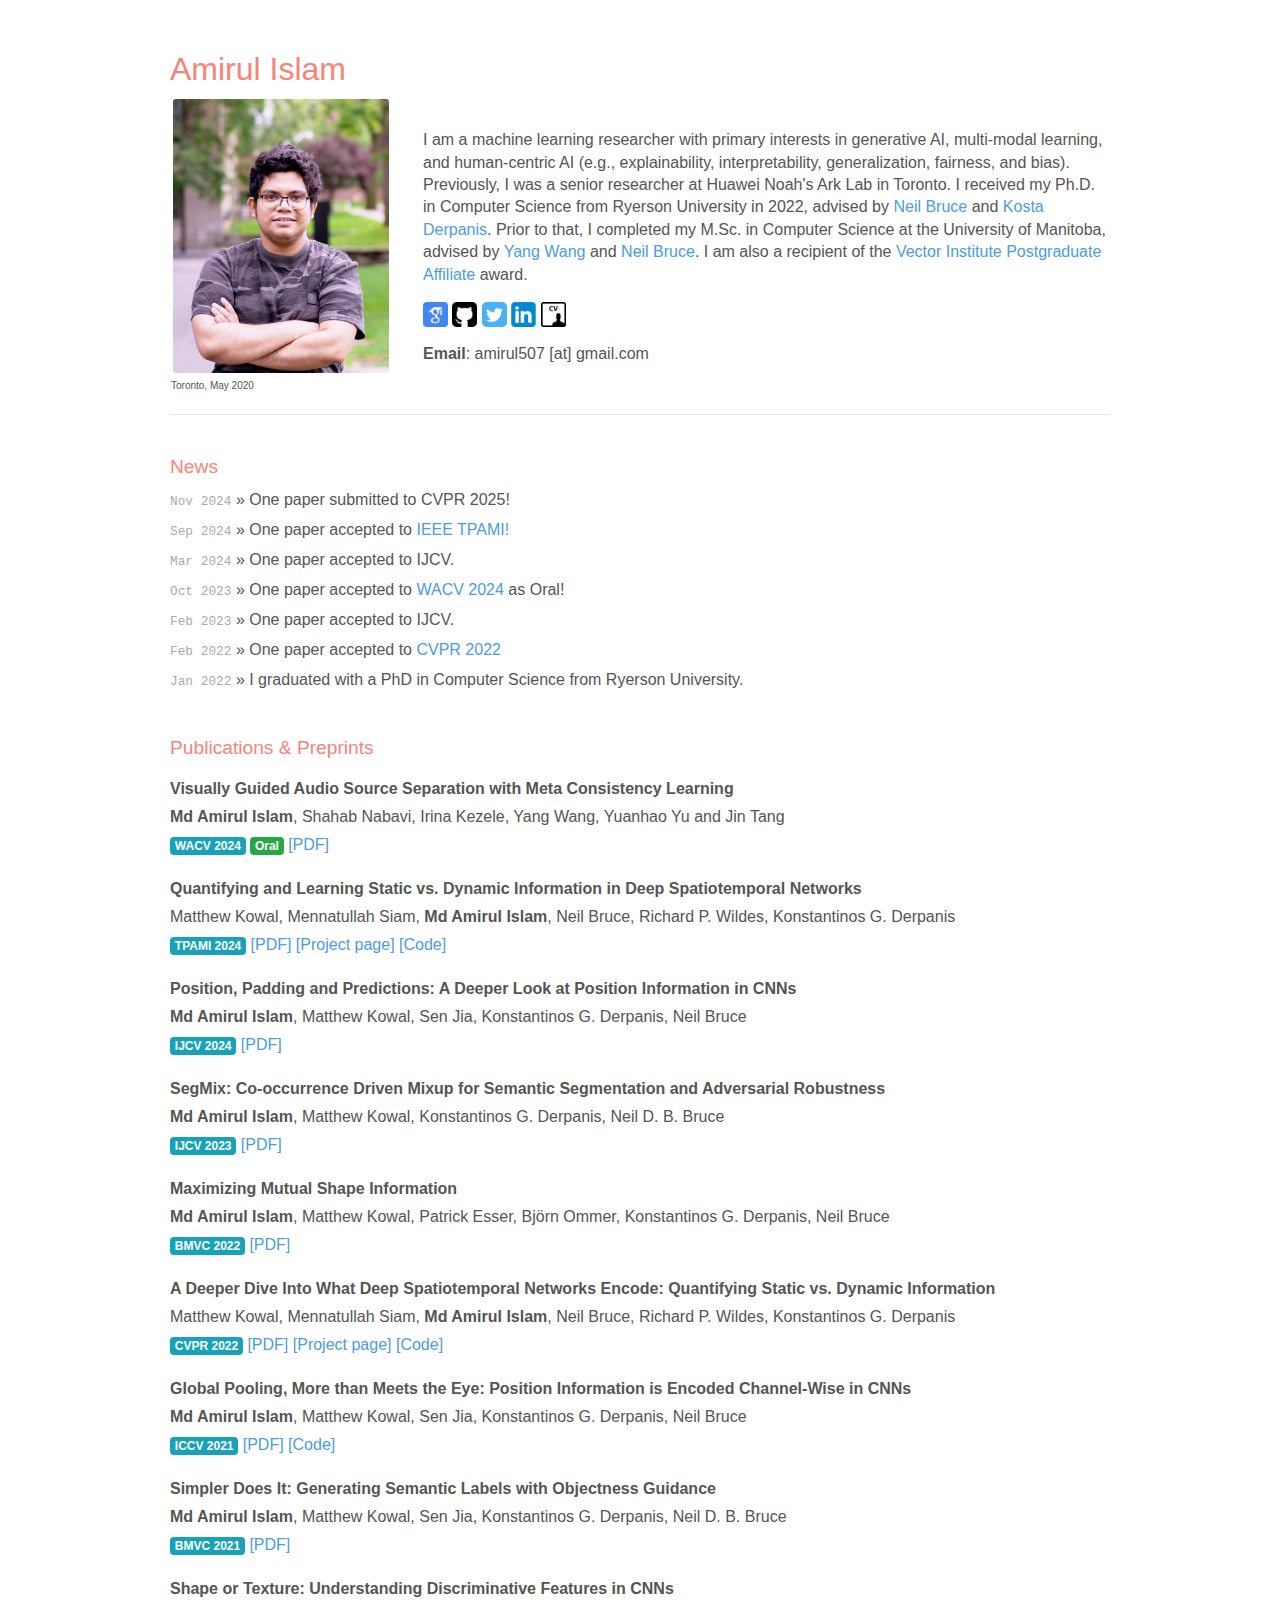
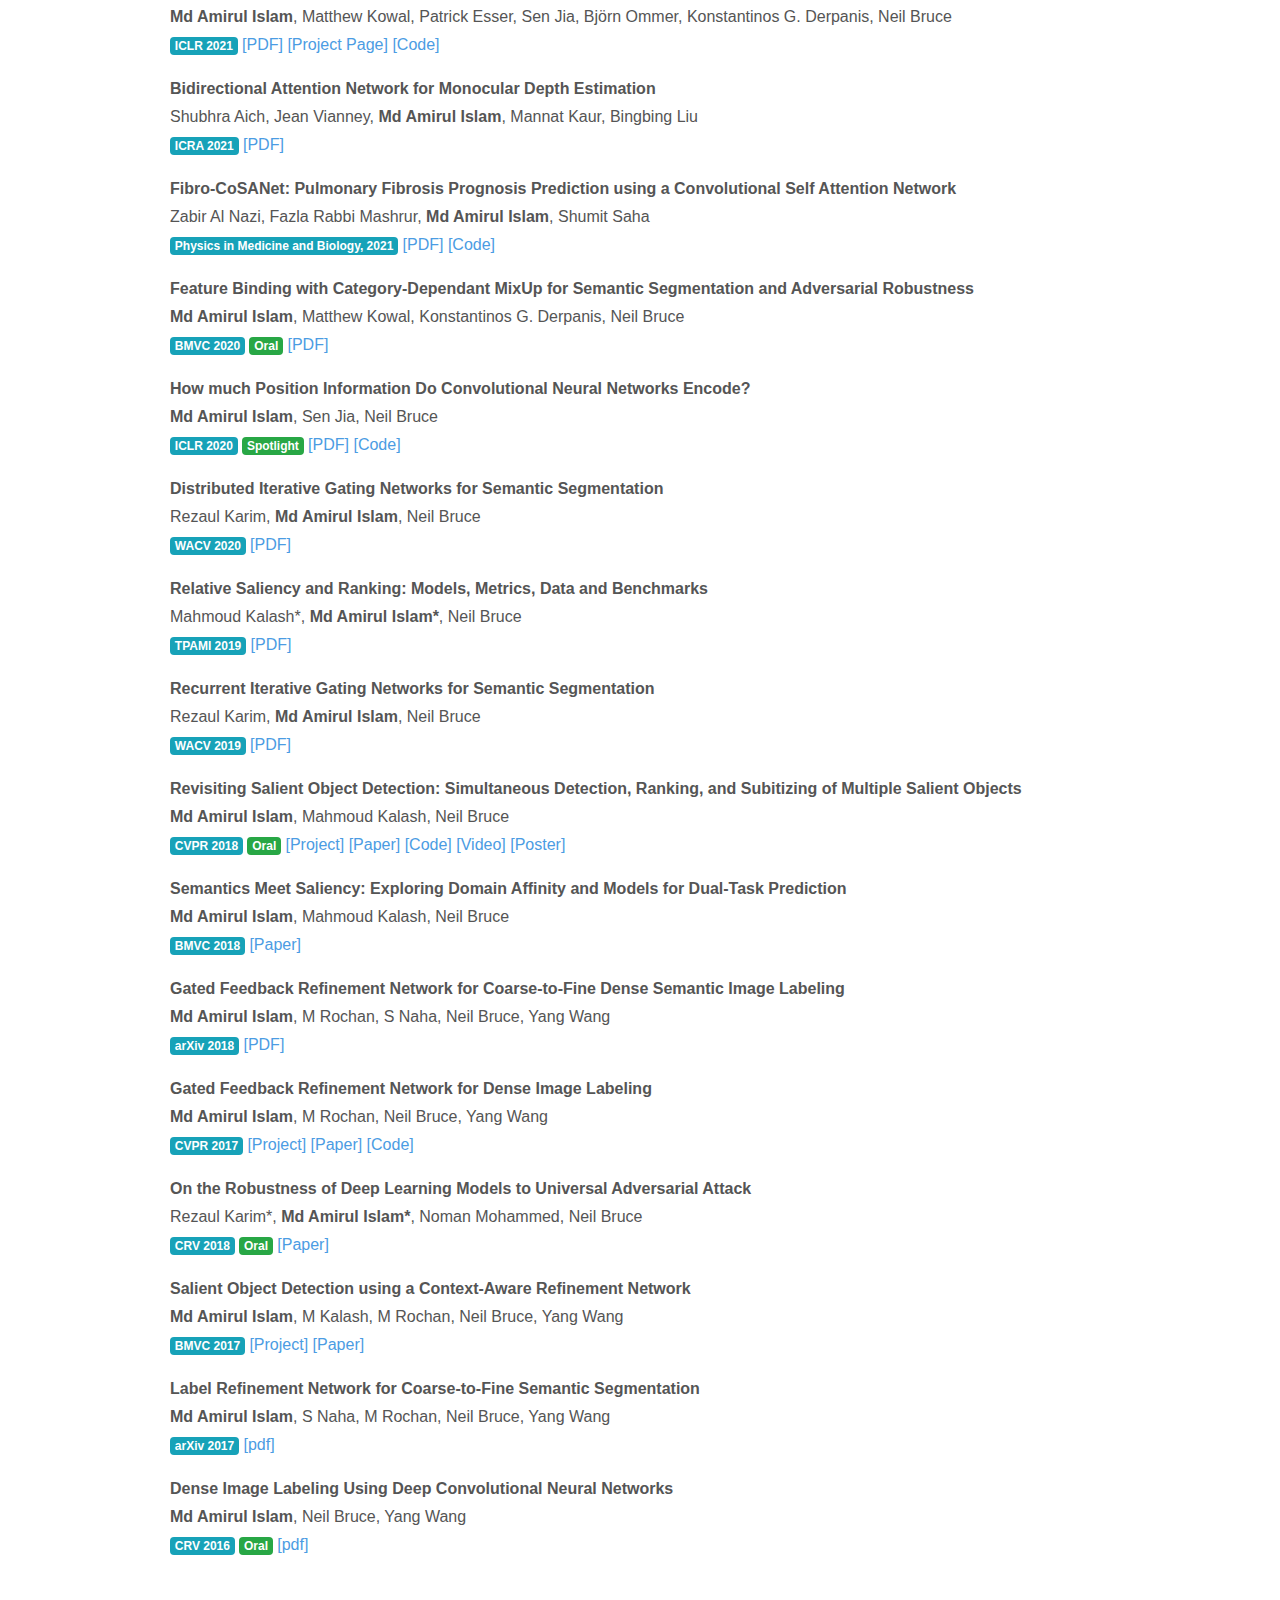
<file: index.html>
<!doctype html>
<html lang="en">
<head>
  <!-- Required meta tags -->
  <meta charset="utf-8">
  <!--  <meta name="viewport" content="width=device-width, initial-scale=1, shrink-to-fit=no">-->
  <meta name="viewport" content="width=1024">

  <link rel="stylesheet" href="https://stackpath.bootstrapcdn.com/bootstrap/4.4.1/css/bootstrap.min.css">
  <link rel="stylesheet" href="style.css">

  <script src="https://code.jquery.com/jquery-3.4.1.slim.min.js"
          integrity="sha384-J6qa4849blE2+poT4WnyKhv5vZF5SrPo0iEjwBvKU7imGFAV0wwj1yYfoRSJoZ+n"
          crossorigin="anonymous"></script>
  <script src="https://cdn.jsdelivr.net/npm/popper.js@1.16.0/dist/umd/popper.min.js"
          integrity="sha384-Q6E9RHvbIyZFJoft+2mJbHaEWldlvI9IOYy5n3zV9zzTtmI3UksdQRVvoxMfooAo"
          crossorigin="anonymous"></script>
  <script src="https://stackpath.bootstrapcdn.com/bootstrap/4.4.1/js/bootstrap.min.js"
          integrity="sha384-wfSDF2E50Y2D1uUdj0O3uMBJnjuUD4Ih7YwaYd1iqfktj0Uod8GCExl3Og8ifwB6"
          crossorigin="anonymous"></script>

  <!-- Place this tag in your head or just before your close body tag. -->
  <script async defer src="https://buttons.github.io/buttons.js"></script>

  <title>Amirul Islam</title>
</head>
<body>
<div class="main">
  <div class="container"></div>

  <div class="name">
    <h1>Amirul Islam</h1>
  </div>

  <div class="header">

    <table class="table-header">
      <tbody>
      <tr>
        <td align="top">
          <img class="me" src="images/amirul.png" alt="Amirul Islam" style="width:220px;">
          <p style="font-size: x-small">Toronto, May 2020</p>
        </td>
        <td align="left">
          <p>I am a machine learning researcher with primary interests in generative AI, multi-modal learning, and human-centric AI (e.g., explainability, interpretability, generalization, fairness, and bias). Previously, I was a senior researcher at Huawei Noah's Ark Lab in Toronto.
            I received my Ph.D. in Computer Science from Ryerson University in 2022, 
            advised by <a target="_blank" href="http://socs.uoguelph.ca/~brucen/">Neil Bruce</a>
            and <a target="_blank" href="https://csprofkgd.github.io/">Kosta Derpanis</a>.
            Prior to that, I completed my M.Sc. in Computer Science at the University of Manitoba, advised by <a target="_blank" href="http://www.cs.umanitoba.ca/~ywang/">Yang Wang</a> and <a target="_blank" href="http://socs.uoguelph.ca/~brucen/" target="_blank">Neil Bruce</a>.
            I am also a recipient of the <a href="https://vectorinstitute.ai/vector-welcomes-new-researchers-to-postgraduate-affiliate-program/">Vector Institute Postgraduate Affiliate</a> award.
          </p>

          <p>
            <a href="https://scholar.google.ca/citations?user=AeibrqUAAAAJ&hl=en"><img
                src="./images/google_scholar_icon.png" alt="google scholar" class="icon"></a>
            <a href="https://github.com/islamamirul"><img src="./images/github_icon.png" alt="github" class="icon"></a>
            <a href="https://twitter.com/amirul0507"><img src="./images/twitter_icon.png" alt="twitter" class="icon"></a>
            <a href="https://www.linkedin.com/in/mamirulislam/"><img src="./images/l_icon.png" alt="cv" class="icon"></a>
            <a href="CV-Amirul.pdf"><img src="./images/cv_icon.png" alt="cv" class="icon"></a>
          </p>
          <p><b>Email</b>: amirul507 [at] gmail.com
          </p>
        </td>
      </tr>
      </tbody>
    </table>
  </div>

  <hr style="margin: 0">

  

  <div class="news">
    <h2>News</h2>
    <ul>  
    	<li><span>Nov 2024</span> &raquo; One paper submitted to CVPR 2025!</li>
    	<li><span>Sep 2024</span> &raquo; One paper accepted to <a class="paper" href="https://ieeexplore.ieee.org/xpl/RecentIssue.jsp?punumber=34">IEEE TPAMI!</a></li>
       <li><span>Mar 2024</span> &raquo; One paper accepted to IJCV.</li>
      <li><span>Oct 2023</span> &raquo; One paper accepted to <a class="paper" href="">WACV 2024</a> as Oral!</li>

      
     
      <li><span>Feb 2023</span> &raquo; One paper accepted to IJCV.</li>
      

      <li><span>Feb 2022</span> &raquo; One paper accepted to <a class="paper" href="https://cvpr2022.thecvf.com/">CVPR 2022</a></li>
      
      
      <li><span>Jan 2022</span> &raquo; I graduated with a PhD in Computer Science from Ryerson University.</li>
      
    </ul>
  </div>

  <!--<hr>-->


  

  <div class="papers">
    <h2>Publications & Preprints</h2>

    

    <!--audio-->
    <div class="row my-3">
      <div class="col-lg-12 my-auto">
        <div class="paper-text">
          <div class="paper-title">
            Visually Guided Audio Source Separation with Meta Consistency Learning
          </div>
          <div class="paper-authors">
            <b>Md Amirul Islam</b>,
                      Shahab Nabavi, Irina Kezele, Yang Wang, Yuanhao Yu and Jin Tang
          </div>

          <div class="paper-meta">
            <span class="badge badge-info">WACV 2024</span>
            <span class="badge badge-success">Oral</span>
            <a target="_blank" href="https://openaccess.thecvf.com/content/WACV2024/papers/Islam_Visually_Guided_Audio_Source_Separation_With_Meta_Consistency_Learning_WACV_2024_paper.pdf">[PDF]</a>
                     
          </div>
        </div>
      </div>
          </div>    

     <!--staticvsdynamic-->
    <div class="row my-3">
      <div class="col-lg-12 my-auto">
        <div class="paper-text">
          <div class="paper-title">
            Quantifying and Learning Static vs. Dynamic Information in Deep Spatiotemporal Networks
          </div>
          <div class="paper-authors">
            Matthew Kowal,
                      Mennatullah Siam,
                      <b>Md Amirul Islam</b>,
                      Neil Bruce,
                      Richard P. Wildes,
                      Konstantinos G. Derpanis
          </div>

          <div class="paper-meta">
            <span class="badge badge-info">TPAMI 2024</span>
            <a target="_blank" href="https://arxiv.org/pdf/2211.01783.pdf">[PDF]</a>
            <a href="https://yorkucvil.github.io/Static-Dynamic-Interpretability/" target="_blank"> [Project page]</a>
            <a target="_blank" href="https://github.com/YorkUCVIL/Static-Dynamic-Interpretability/">[Code]</a>
          </div>
        </div>
      </div>
    </div>   

       <!--position-ijcv-->
    <div class="row my-3">
      <div class="col-lg-12 my-auto">
        <div class="paper-text">
          <div class="paper-title">
            Position, Padding and Predictions: A Deeper Look at Position Information in CNNs
          </div>
          <div class="paper-authors">
            <b>Md Amirul Islam</b>,
                      Matthew Kowal,
                      Sen Jia,
                      Konstantinos G. Derpanis,
                      Neil Bruce          
          </div>

          <div class="paper-meta">
            <span class="badge badge-info">IJCV 2024</span>
            <a target="_blank" href="https://arxiv.org/abs/2101.12322">[PDF]</a>
          </div>
        </div>
      </div>
    </div>

    <!--segmix-->
    <div class="row my-3">
      <div class="col-lg-12 my-auto">
        <div class="paper-text">
          <div class="paper-title">
            SegMix: Co-occurrence Driven Mixup for Semantic Segmentation and Adversarial Robustness
          </div>
          <div class="paper-authors">
            <b>Md Amirul Islam</b>,
                      Matthew Kowal,
                      Konstantinos G. Derpanis,
                      Neil D. B. Bruce 
          </div>

          <div class="paper-meta">
            <span class="badge badge-info">IJCV 2023</span>
            <a target="_blank" href="./papers/ijcv2023.pdf">[PDF]</a>
                     
          </div>
        </div>
      </div>
    </div>     

   


    <!--mutualshape-->
    <div class="row my-3">
      <div class="col-lg-12 my-auto">
        <div class="paper-text">
          <div class="paper-title">
            Maximizing Mutual Shape Information
          </div>
          <div class="paper-authors">
            <b>Md Amirul Islam</b>,
                      Matthew Kowal,
                      Patrick Esser,
                      Björn Ommer,
                      Konstantinos G. Derpanis,
                      Neil Bruce
          </div>

          <div class="paper-meta">
            <span class="badge badge-info">BMVC 2022</span>
            <a target="_blank" href="https://bmvc2022.mpi-inf.mpg.de/0909.pdf">[PDF]</a>               
          </div>
        </div>
      </div>
    </div>    

    <!--staticvsdynamic-->
    <div class="row my-3">
      <div class="col-lg-12 my-auto">
        <div class="paper-text">
          <div class="paper-title">
            A Deeper Dive Into What Deep Spatiotemporal Networks Encode: Quantifying Static vs. Dynamic Information
          </div>
          <div class="paper-authors">
            Matthew Kowal,
                      Mennatullah Siam,
                      <b>Md Amirul Islam</b>,
                      Neil Bruce,
                      Richard P. Wildes,
                      Konstantinos G. Derpanis
          </div>

          <div class="paper-meta">
            <span class="badge badge-info">CVPR 2022</span>
            <a target="_blank" href="https://openaccess.thecvf.com/content/CVPR2022/papers/Kowal_A_Deeper_Dive_Into_What_Deep_Spatiotemporal_Networks_Encode_Quantifying_CVPR_2022_paper.pdf">[PDF]</a>
            <a href="https://yorkucvil.github.io/Static-Dynamic-Interpretability/" target="_blank"> [Project page]</a>
            <a target="_blank" href="https://github.com/YorkUCVIL/Static-Dynamic-Interpretability/">[Code]</a>
          </div>
        </div>
      </div>
    </div>

    <!--permutenet-->
    <div class="row my-3">
      <div class="col-lg-12 my-auto">
        <div class="paper-text">
          <div class="paper-title">
            Global Pooling, More than Meets the Eye: Position Information is Encoded Channel-Wise in CNNs
          </div>
          <div class="paper-authors">
            <b>Md Amirul Islam</b>,
            Matthew Kowal,
                      Sen Jia,
                      Konstantinos G. Derpanis,
                      Neil Bruce
          </div>

          <div class="paper-meta">
            <span class="badge badge-info">ICCV 2021</span>
            <a target="_blank" href="https://openaccess.thecvf.com/content/ICCV2021/papers/Islam_Global_Pooling_More_Than_Meets_the_Eye_Position_Information_Is_ICCV_2021_paper.pdf">[PDF]</a>
            <a target="_blank" href="https://github.com/islamamirul/PermuteNet">[Code]</a>
               
          </div>
        </div>
      </div>
    </div>

    <!--weakly-->
    <div class="row my-3">
      <div class="col-lg-12 my-auto">
        <div class="paper-text">
          <div class="paper-title">
            Simpler Does It: Generating Semantic Labels with Objectness Guidance
          </div>
          <div class="paper-authors">
            <b>Md Amirul Islam</b>,
                      Matthew Kowal,
                      Sen Jia,
                      Konstantinos G. Derpanis,
                      Neil D. B. Bruce
          </div>

          <div class="paper-meta">
            <span class="badge badge-info">BMVC 2021</span>
            <a target="_blank" href="https://arxiv.org/abs/2110.10335">[PDF]</a>               
          </div>
        </div>
      </div>
    </div>

    <!--shape-->
    <div class="row my-3">
      <div class="col-lg-12 my-auto">
        <div class="paper-text">
          <div class="paper-title">
            Shape or Texture: Understanding Discriminative Features in CNNs
          </div>
          <div class="paper-authors">
            <b>Md Amirul Islam</b>,
                      Matthew Kowal,
                      Patrick Esser,
                      Sen Jia,
                      Björn Ommer,
                      Konstantinos G. Derpanis,
                      Neil Bruce
          </div>

          <div class="paper-meta">
            <span class="badge badge-info">ICLR 2021</span>
           
            <a target="_blank" href="https://arxiv.org/abs/2101.11604">[PDF]</a>
            <a target="_blank" href="shape_neurons.html">[Project Page]</a>
            <a target="_blank" href="https://github.com/islamamirul/shape_texture_neuron">[Code]</a>   
          </div>
        </div>
      </div>
    </div>

    

    <!--basnet-depth-->
    <div class="row my-3">
      <div class="col-lg-12 my-auto">
        <div class="paper-text">
          <div class="paper-title">
            Bidirectional  Attention  Network  for  Monocular  Depth  Estimation
          </div>
          <div class="paper-authors">
            Shubhra Aich,
                    Jean Vianney,
                    <b>Md Amirul Islam</b>,
        Mannat Kaur,
        Bingbing Liu
          </div>

          <div class="paper-meta">
            <span class="badge badge-info">ICRA 2021</span>
            <a target="_blank" href="https://arxiv.org/pdf/2009.00743.pdf">[PDF]</a>
          </div>
        </div>
      </div>
    </div>

    <!--cosanet-->
    <div class="row my-3">
      <div class="col-lg-12 my-auto">
        <div class="paper-text">
          <div class="paper-title">
            Fibro-CoSANet: Pulmonary Fibrosis Prognosis Prediction using a
  Convolutional Self Attention Network
          </div>
          <div class="paper-authors">
            Zabir Al Nazi,
            Fazla Rabbi Mashrur,
            <b>Md Amirul Islam</b>,
        Shumit Saha
          </div>

          <div class="paper-meta">
            <span class="badge badge-info">Physics in Medicine and Biology, 2021</span>
            <a target="_blank" href="pmb_66_22_225013.pdf">[PDF]</a>
            <a target="_blank" href="https://github.com/zabir-nabil/Fibro-CoSANet">[Code]</a>
          </div>
        </div>
      </div>
    </div>

    <!--binding-->
    <div class="row my-3">
      <div class="col-lg-12 my-auto">
        <div class="paper-text">
          <div class="paper-title">
            Feature Binding with Category-Dependant MixUp for Semantic Segmentation and Adversarial Robustness
          </div>
          <div class="paper-authors">
            <b>Md Amirul Islam</b>,
                      Matthew Kowal,
                      Konstantinos G. Derpanis,
                      Neil Bruce
          </div>

          <div class="paper-meta">
            <span class="badge badge-info">BMVC 2020</span>
            <span class="badge badge-success">Oral</span>
            <a target="_blank" href="https://arxiv.org/abs/2008.05667">[PDF]</a>
            
          </div>
        </div>
      </div>
    </div>

    <!--position-->
    <div class="row my-3">
      <div class="col-lg-12 my-auto">
        <div class="paper-text">
          <div class="paper-title">
            How much Position Information Do Convolutional Neural Networks Encode?
          </div>
          <div class="paper-authors">
            <b>Md Amirul Islam</b>,
                    Sen Jia,
                    Neil Bruce
          </div>

          <div class="paper-meta">
            <span class="badge badge-info">ICLR 2020 </span>
            <span class="badge badge-success">Spotlight</span>
            <a target="_blank" href="https://arxiv.org/pdf/2001.08248v1.pdf">[PDF]</a>
            <a target="_blank" href="https://github.com/islamamirul/position_information">[Code]</a>

          </div>
        </div>
      </div>
    </div>

    <!--dignet-->
    <div class="row my-3">
      <div class="col-lg-12 my-auto">
        <div class="paper-text">
          <div class="paper-title">
            Distributed Iterative Gating Networks for Semantic Segmentation
          </div>
          <div class="paper-authors">
            Rezaul Karim,
                       <b>Md Amirul Islam</b>,
                Neil Bruce
          </div>

          <div class="paper-meta">
            <span class="badge badge-info">WACV 2020</span>
            <a target="_blank" href="https://openaccess.thecvf.com/content_WACV_2020/papers/Karim_Distributed_Iterative_Gating_Networks_for_Semantic_Segmentation_WACV_2020_paper.pdf">[PDF]</a>
          </div>
        </div>
      </div>
    </div>

    <!--tpami-ranking-->
    <div class="row my-3">
      <div class="col-lg-12 my-auto">
        <div class="paper-text">

          <div class="paper-title">
            Relative Saliency and Ranking: Models, Metrics, Data and Benchmarks
          </div>

          <div class="paper-authors">
            Mahmoud Kalash*,
                       <b>Md Amirul Islam*</b>,
                    Neil Bruce
          </div>

          <div class="paper-meta">
            <span class="badge badge-info">TPAMI 2019</span>
            <a target="_blank" href="https://arxiv.org/abs/1810.02426">[PDF]</a>
          </div>

        </div>
      </div>
    </div>


    <!--wacv19-rignet-->
    <div class="row my-3">
      <div class="col-lg-12 my-auto my-auto">
        <div class="paper-text">
          <div class="paper-title">
            Recurrent Iterative Gating Networks for Semantic Segmentation
          </div>
          <div class="paper-authors">
            Rezaul Karim,
                       <b>Md Amirul Islam</b>,
                Neil Bruce
          </div>

          <div class="paper-meta">
            <span class="badge badge-info">WACV 2019</span>
            <a target="_blank" href="https://arxiv.org/pdf/1811.08043.pdf">[PDF]</a>
          </div>
        </div>
      </div>
    </div>

    <!--cvpr18-SOD-->
    <div class="row my-3">
      <div class="col-lg-12 my-auto my-auto">
        <div class="paper-text">
          <div class="paper-title">
             Revisiting Salient Object Detection: Simultaneous Detection, Ranking, and Subitizing of Multiple Salient Objects
          </div>
          <div class="paper-authors">
            
                       <b>Md Amirul Islam</b>, Mahmoud Kalash,
                Neil Bruce
          </div>

          <div class="paper-meta">
            <span class="badge badge-info">CVPR 2018</span>
            <span class="badge badge-success">Oral</span>
            <a href="http://www.scs.ryerson.ca/~amirul/rsdnet.html" target="_blank"> [Project]</a>
			<a href="http://openaccess.thecvf.com/content_cvpr_2018/papers/Islam_Revisiting_Salient_Object_CVPR_2018_paper.pdf" target="_blank"> [Paper]</a>
            <a href="https://github.com/islamamirul/rsdnet" target="_blank">[Code]</a>
			<a href="https://www.youtube.com/watch?v=bWygTt1Na50&t=1237s" target="_blank"> [Video]</a> 
			<a href="https://www.dropbox.com/s/j0s879h6o7gycbl/cvpr18_poster.pdf?dl=0" target="_blank"> [Poster]</a>
          </div>
        </div>
      </div>
    </div>

    <!--bmvc18-sms-->
    <div class="row my-3">
      <div class="col-lg-12 my-auto my-auto">
        <div class="paper-text">
          <div class="paper-title">
              Semantics Meet Saliency: Exploring Domain Affinity and Models for Dual-Task Prediction
          </div>
          <div class="paper-authors">
            
                       <b>Md Amirul Islam</b>, Mahmoud Kalash,
                Neil Bruce
          </div>

          <div class="paper-meta">
            <span class="badge badge-info">BMVC 2018</span>
            <a href="http://bmvc2018.org/contents/papers/0834.pdf" target="_blank"> [Paper]</a>
          </div>
        </div>
      </div>
    </div>



    <!--arxiv18-->
    <div class="row my-3">
      <div class="col-lg-12 my-auto">
        <div class="paper-text">
          <div class="paper-title">
            Gated Feedback Refinement Network for Coarse-to-Fine Dense Semantic Image Labeling
          </div>
          <div class="paper-authors">
            <b>Md Amirul Islam</b>,
                    M Rochan,
        S Naha,
                    Neil Bruce,
        Yang Wang
          </div>

          <div class="paper-meta">
            <span class="badge badge-info">arXiv 2018</span>
            <a target="_blank" href="https://arxiv.org/abs/1806.11266">[PDF]</a>
          </div>
        </div>
      </div>
    </div>

    
    <!--cvpr17-gfrnet-->
    <div class="row my-3">
      <div class="col-lg-12 my-auto">
        <div class="paper-text">
          <div class="paper-title">
             Gated Feedback Refinement Network for Dense Image Labeling
          </div>
          <div class="paper-authors">
            <b>Md Amirul Islam</b>,
                    M Rochan,
                    Neil Bruce,
        Yang Wang
          </div>

          <div class="paper-meta">
            <span class="badge badge-info">CVPR 2017</span>
            <a href="http://www.scs.ryerson.ca/~amirul/gfrnet.html" target="_blank"> [Project]</a>
			<a href="http://openaccess.thecvf.com/content_cvpr_2017/papers/Islam_Gated_Feedback_Refinement_CVPR_2017_paper.pdf" target="_blank">[Paper]</a>
			<a href="https://github.com/islamamirul/gfrnet" target="_blank">[Code]</a> 
          </div>
        </div>
      </div>
    </div>

       <!--crv18-adversarial-->
    <div class="row my-3">
      <div class="col-lg-12 my-auto">
        <div class="paper-text">
          <div class="paper-title">
             On the Robustness of Deep Learning Models to Universal Adversarial Attack
          </div>
          <div class="paper-authors">
            Rezaul Karim*, <b>Md Amirul Islam*</b>, Noman Mohammed, Neil Bruce
                    
          </div>

          <div class="paper-meta">
            <span class="badge badge-info">CRV 2018</span>
            <span class="badge badge-success">Oral</span>
            <a href="https://www.researchgate.net/publication/326450588_On_the_Robustness_of_Deep_Learning_Models_to_Universal_Adversarial_Attack" target="_blank"> [Paper]</a>
          </div>
        </div>
      </div>
    </div>


       <!--bmvc17-saliency-->
    <div class="row my-3">
      <div class="col-lg-12 my-auto">
        <div class="paper-text">
          <div class="paper-title">
              Salient Object Detection using a Context-Aware Refinement Network
          </div>
          <div class="paper-authors">
            <b>Md Amirul Islam</b>, M Kalash, M Rochan, Neil Bruce, Yang Wang
                    
          </div>

          <div class="paper-meta">
            <span class="badge badge-info">BMVC 2017</span>
            <a href="http://www.scs.ryerson.ca/~amirul/projects/bmvc2017_seg/bmvc2017.html" target="_blank"> [Project]</a>
			<a href="https://www.semanticscholar.org/paper/Salient-Object-Detection-using-a-Context-Aware-Islam-Kalash/6ea95eac428a9cbdffe181aff35ed75104f5d06d" target="_blank"> [Paper]</a>
          </div>
        </div>
      </div>
    </div>

     <!--arxiv-lrn-->
    <div class="row my-3">
      <div class="col-lg-12 my-auto">
        <div class="paper-text">
          <div class="paper-title">
               Label Refinement Network for Coarse-to-Fine Semantic Segmentation
          </div>
          <div class="paper-authors">
            <b>Md Amirul Islam</b>, S Naha, M Rochan, Neil Bruce, Yang Wang
                    
          </div>

          <div class="paper-meta">
            <span class="badge badge-info">arXiv 2017</span>
			<a href="https://arxiv.org/pdf/1703.00551.pdf" target="_blank"> [pdf]</a><br>

          </div>
        </div>
      </div>
    </div>

    <!--crv16-->
    <div class="row my-3">
      <div class="col-lg-12 my-auto">
        <div class="paper-text">
          <div class="paper-title">
                Dense Image Labeling Using Deep Convolutional Neural Networks
          </div>
          <div class="paper-authors">
            <b>Md Amirul Islam</b>, Neil Bruce, Yang Wang
                    
          </div>

          <div class="paper-meta">
            <span class="badge badge-info">CRV 2016</span>
             <span class="badge badge-success">Oral</span>
			<a href="http://www.cs.umanitoba.ca/~ywang/papers/crv16_seg.pdf" target="_blank"> [pdf]</a><br>

          </div>
        </div>
      </div>
    </div>
    

</div>




<!--<hr>-->




</div>
</body>
</html>
</file>
<file: style.css>
body {
    font-family: 'Roboto', sans-serif !important;
    font-size: 16px !important;
    /*font-weight: 300 !important;*/
    color: #555;
}

div {
    clear: left;
}

h1 {
    font-size: 2em;
    color: #f88379;
}

h2 {
    font-size: 1.2em;
    color: #f88379;
}

a {
    text-decoration: none
}

a:link, a:visited {
    color: #4B9CE3;
}s

a:hover {
    text-decoration: underline;
    color: #f88379;
}

.main {
    width: 1020px;
    /*border-style: solid;*/
    /*border-color: #eee;*/
    /*border-radius: 10px;*/
    margin: 10px auto;
    padding: 40px;
}


.name {
    margin-left: 0;
}

.header{
    line-height: 1.4em;
    margin: 0;
}

img.me {
    margin-right: 30px;
    border:2px solid #fff;
    border-radius: 5px;
}

.news {
    margin-top: 40px;
}

.news ul {
    list-style-type: none;
    line-height: 1.75em;
    margin: 0;
    padding: 0;
}
.news li {
    margin: 0;
    padding: 0;
}

.news span {
    color: #aaa;
    font-family: Monaco, "Courier New", monospace;
    font-size: 0.8em;
}

.papers {
    margin-top: 40px;
}

.paper-img-wrapper {
    float: left;
    padding-right: 0 !important;

}

.paper-img {
    width:280px !important;
    /*max-height: 150px;*/
}

.paper-text {
    text-align: left;
    line-height: 1.75em;
}

.paper-title {
    font-weight: bold;
}

.paper-authors {
    /*font-style: italic;*/
}

.paper-conference {
  font-style: italic;
}

.projects {
    margin-top: 40px;
}

.misc {
    margin-top: 40px;
}

.text-red {
  color: #f88379 !important;
}

.icon {
  height: 25px;
}

.borderless td, .borderless th {
    border: none;
}
</file>
